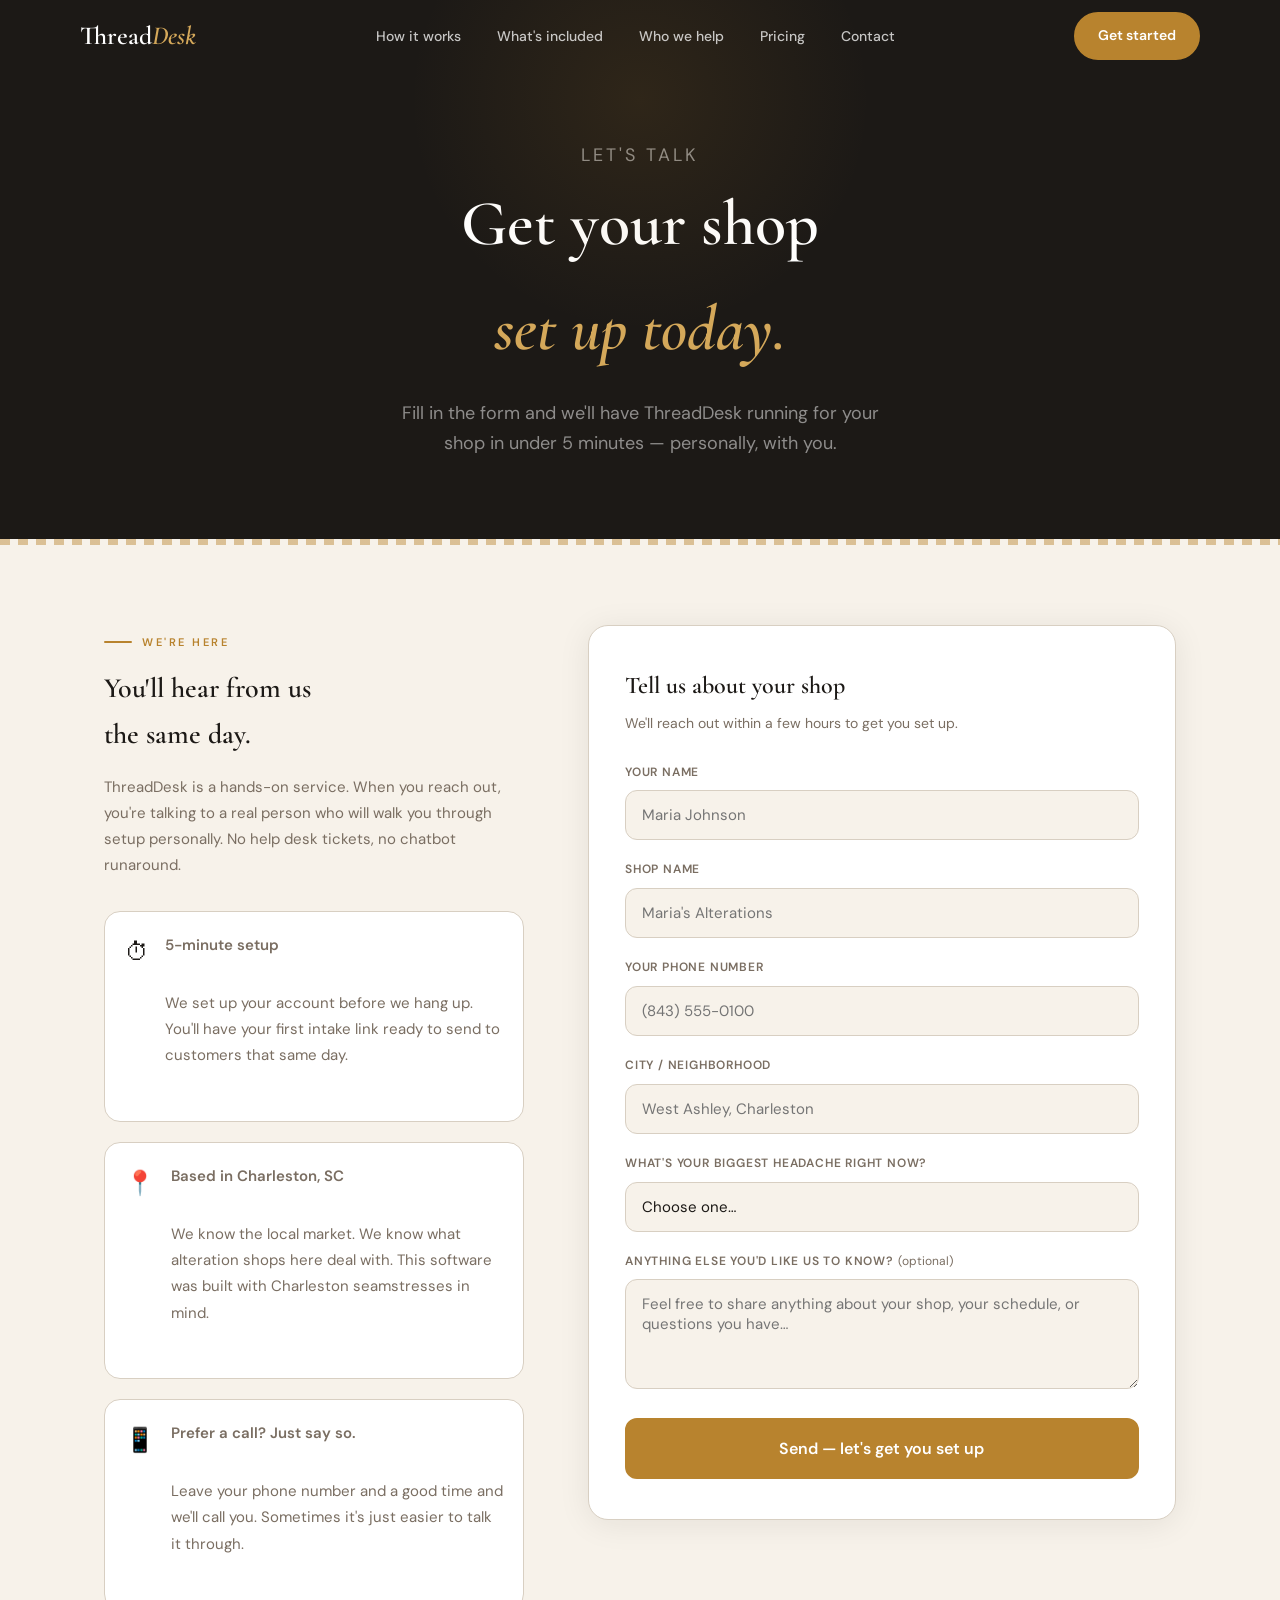
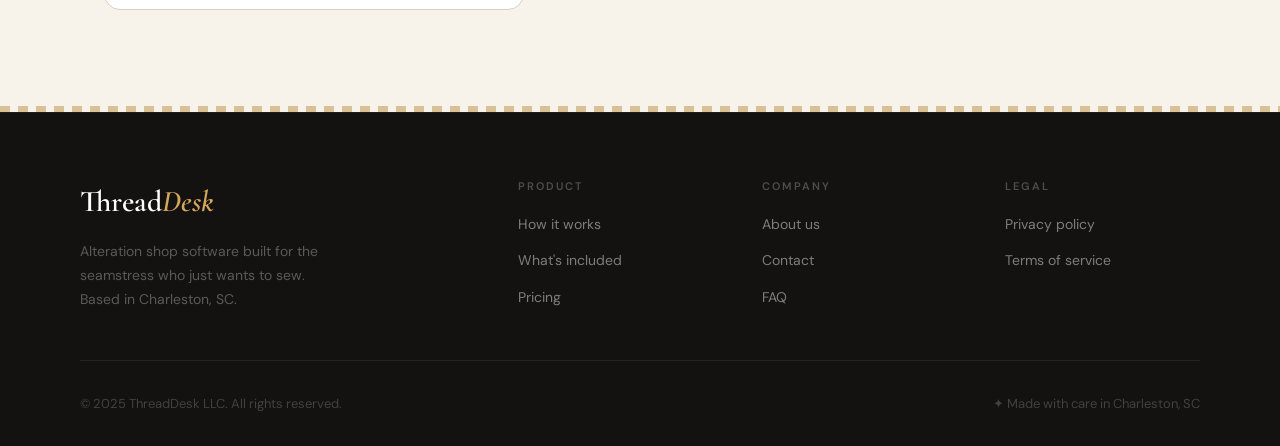
<file: contact.html>
<!DOCTYPE html>
<html lang="en">
<head>
  <meta charset="UTF-8" />
  <meta name="viewport" content="width=device-width, initial-scale=1.0" />
  <title>Contact ThreadDesk — Get Started Today</title>
  <meta name="description" content="Ready to get ThreadDesk set up for your alteration shop? Get in touch — we'll have you running in under 5 minutes." />
  <link rel="canonical" href="https://threaddesk.com/contact" />
  <link rel="stylesheet" href="css/style.css" />
  <link rel="icon" href="data:image/svg+xml,<svg xmlns='http://www.w3.org/2000/svg' viewBox='0 0 100 100'><text y='.9em' font-size='90'>🧵</text></svg>" />
  <style>
    .contact-hero {
      background: var(--ink);
      padding: 140px 24px 80px;
      text-align: center;
      position: relative;
      overflow: hidden;
    }
    .contact-hero::before {
      content: '';
      position: absolute;
      width: 500px; height: 500px;
      border-radius: 50%;
      background: radial-gradient(circle, rgba(184,131,46,0.12), transparent 65%);
      top: -150px; left: 50%;
      transform: translateX(-50%);
      pointer-events: none;
    }
    .contact-hero h1 {
      font-family: var(--font-display);
      font-size: clamp(38px, 6vw, 64px);
      color: #fff;
      font-weight: 600;
      margin-bottom: 16px;
    }
    .contact-hero h1 em { color: var(--gold-lt); font-style: italic; }
    .contact-hero p { font-size: 18px; color: rgba(255,255,255,0.5); max-width: 480px; margin: 0 auto; line-height: 1.7; }

    .contact-section { padding: 80px 0 96px; }
    .contact-grid {
      display: grid;
      grid-template-columns: 1fr 1.4fr;
      gap: 64px;
      align-items: start;
    }
    .contact-info h2 {
      font-family: var(--font-display);
      font-size: 28px;
      font-weight: 600;
      margin-bottom: 16px;
    }
    .contact-info p { font-size: 15px; color: var(--muted); line-height: 1.75; margin-bottom: 32px; }

    .info-items { display: flex; flex-direction: column; gap: 20px; }
    .info-item {
      display: flex; gap: 16px; align-items: flex-start;
      background: var(--white);
      border: 1.5px solid var(--border);
      border-radius: var(--radius);
      padding: 20px;
    }
    .ii-icon { font-size: 24px; flex-shrink: 0; }
    .ii-title { font-size: 14px; font-weight: 600; margin-bottom: 4px; }
    .ii-body { font-size: 13px; color: var(--muted); line-height: 1.55; }

    .contact-form-wrap {
      background: var(--white);
      border: 1.5px solid var(--border);
      border-radius: 20px;
      padding: 40px 36px;
      box-shadow: var(--shadow);
    }
    .form-heading {
      font-family: var(--font-display);
      font-size: 24px;
      font-weight: 600;
      margin-bottom: 6px;
    }
    .form-sub { font-size: 14px; color: var(--muted); margin-bottom: 28px; }

    .form-field { margin-bottom: 20px; }
    .form-field label { display: block; font-size: 12px; font-weight: 600; letter-spacing: 0.8px; text-transform: uppercase; color: var(--muted); margin-bottom: 8px; }
    .form-field input,
    .form-field textarea,
    .form-field select {
      width: 100%;
      padding: 14px 16px;
      font-size: 15px;
      font-family: var(--font-body);
      border: 1.5px solid var(--border);
      border-radius: 12px;
      background: var(--cream);
      color: var(--ink);
      transition: border-color 0.2s, box-shadow 0.2s;
      appearance: none;
    }
    .form-field input:focus,
    .form-field textarea:focus,
    .form-field select:focus {
      outline: none;
      border-color: var(--gold);
      box-shadow: 0 0 0 3px rgba(184,131,46,0.1);
      background: #fff;
    }
    .form-field textarea { resize: vertical; min-height: 110px; }
    .form-submit { width: 100%; padding: 18px; font-size: 16px; justify-content: center; border-radius: 12px; }

    @media (max-width: 768px) {
      .contact-grid { grid-template-columns: 1fr; gap: 36px; }
    }
  </style>
</head>
<body>

<nav class="nav scrolled" role="navigation">
  <div class="nav-inner">
    <a href="/" class="nav-logo">Thread<em>Desk</em></a>
    <ul class="nav-links">
      <li><a href="/#how-it-works">How it works</a></li>
      <li><a href="/#features">What's included</a></li>
      <li><a href="/#who-we-help">Who we help</a></li>
      <li><a href="/#pricing">Pricing</a></li>
      <li><a href="contact.html">Contact</a></li>
    </ul>
    <div class="nav-cta">
      <a href="/#pricing" class="btn btn-gold" style="padding:10px 22px;font-size:14px">Get started</a>
    </div>
    <button class="nav-hamburger" aria-label="Open menu">
      <span></span><span></span><span></span>
    </button>
  </div>
</nav>

<div class="mobile-menu">
  <button class="mobile-close" style="position:absolute;top:24px;right:24px;background:none;border:none;color:rgba(255,255,255,0.5);font-size:28px;cursor:pointer">✕</button>
  <a href="/#how-it-works">How it works</a>
  <a href="/#features">What's included</a>
  <a href="/#who-we-help">Who we help</a>
  <a href="/#pricing">Pricing</a>
  <a href="contact.html">Contact</a>
  <a href="/#get-started" class="btn btn-gold">Get started — $39/month</a>
</div>

<div class="contact-hero">
  <p class="hero-eyebrow" style="animation:none;opacity:1">Let's talk</p>
  <h1>Get your shop<br><em>set up today.</em></h1>
  <p>Fill in the form and we'll have ThreadDesk running for your shop in under 5 minutes — personally, with you.</p>
</div>

<div class="stitch-divider" aria-hidden="true"></div>

<section class="contact-section">
  <div class="container">
    <div class="contact-grid">
      <div class="contact-info">
        <span class="section-tag">We're here</span>
        <h2>You'll hear from us<br>the same day.</h2>
        <p>ThreadDesk is a hands-on service. When you reach out, you're talking to a real person who will walk you through setup personally. No help desk tickets, no chatbot runaround.</p>

        <div class="info-items">
          <div class="info-item">
            <span class="ii-icon">⏱</span>
            <div>
              <p class="ii-title">5-minute setup</p>
              <p class="ii-body">We set up your account before we hang up. You'll have your first intake link ready to send to customers that same day.</p>
            </div>
          </div>
          <div class="info-item">
            <span class="ii-icon">📍</span>
            <div>
              <p class="ii-title">Based in Charleston, SC</p>
              <p class="ii-body">We know the local market. We know what alteration shops here deal with. This software was built with Charleston seamstresses in mind.</p>
            </div>
          </div>
          <div class="info-item">
            <span class="ii-icon">📱</span>
            <div>
              <p class="ii-title">Prefer a call? Just say so.</p>
              <p class="ii-body">Leave your phone number and a good time and we'll call you. Sometimes it's just easier to talk it through.</p>
            </div>
          </div>
        </div>
      </div>

      <div class="contact-form-wrap">
        <h3 class="form-heading">Tell us about your shop</h3>
        <p class="form-sub">We'll reach out within a few hours to get you set up.</p>

        <form class="contact-form" action="https://formspree.io/f/YOUR_FORM_ID" method="POST">
          <div class="form-field">
            <label for="name">Your name</label>
            <input type="text" id="name" name="name" placeholder="Maria Johnson" required />
          </div>
          <div class="form-field">
            <label for="shop">Shop name</label>
            <input type="text" id="shop" name="shop" placeholder="Maria's Alterations" />
          </div>
          <div class="form-field">
            <label for="phone">Your phone number</label>
            <input type="tel" id="phone" name="phone" placeholder="(843) 555-0100" required />
          </div>
          <div class="form-field">
            <label for="city">City / Neighborhood</label>
            <input type="text" id="city" name="city" placeholder="West Ashley, Charleston" />
          </div>
          <div class="form-field">
            <label for="biggestpain">What's your biggest headache right now?</label>
            <select id="biggestpain" name="biggestpain">
              <option value="">Choose one…</option>
              <option>Too many phone calls for order status</option>
              <option>Keeping track of orders / paper tickets</option>
              <option>Collecting payments / cash only</option>
              <option>Google reviews don't reflect my work</option>
              <option>All of the above</option>
            </select>
          </div>
          <div class="form-field">
            <label for="message">Anything else you'd like us to know? <span style="font-weight:400;text-transform:none;letter-spacing:0">(optional)</span></label>
            <textarea id="message" name="message" placeholder="Feel free to share anything about your shop, your schedule, or questions you have…"></textarea>
          </div>
          <button type="submit" class="btn btn-gold form-submit">Send — let's get you set up</button>
        </form>
      </div>
    </div>
  </div>
</section>

<div class="stitch-divider" aria-hidden="true"></div>
<footer class="footer" role="contentinfo">
  <div class="footer-inner">
    <div class="footer-top">
      <div class="footer-brand">
        <a href="/" class="nav-logo">Thread<em>Desk</em></a>
        <p>Alteration shop software built for the seamstress who just wants to sew. Based in Charleston, SC.</p>
      </div>
      <div>
        <p class="footer-col-title">Product</p>
        <ul class="footer-links">
          <li><a href="/#how-it-works">How it works</a></li>
          <li><a href="/#features">What's included</a></li>
          <li><a href="/#pricing">Pricing</a></li>
        </ul>
      </div>
      <div>
        <p class="footer-col-title">Company</p>
        <ul class="footer-links">
          <li><a href="about.html">About us</a></li>
          <li><a href="contact.html">Contact</a></li>
          <li><a href="faq.html">FAQ</a></li>
        </ul>
      </div>
      <div>
        <p class="footer-col-title">Legal</p>
        <ul class="footer-links">
          <li><a href="privacy.html">Privacy policy</a></li>
          <li><a href="terms.html">Terms of service</a></li>
        </ul>
      </div>
    </div>
    <div class="footer-bottom">
      <p class="footer-copy">© 2025 ThreadDesk LLC. All rights reserved.</p>
      <p class="footer-loc">✦ Made with care in Charleston, SC</p>
    </div>
  </div>
</footer>

<script src="js/main.js"></script>
</body>
</html>
</file>
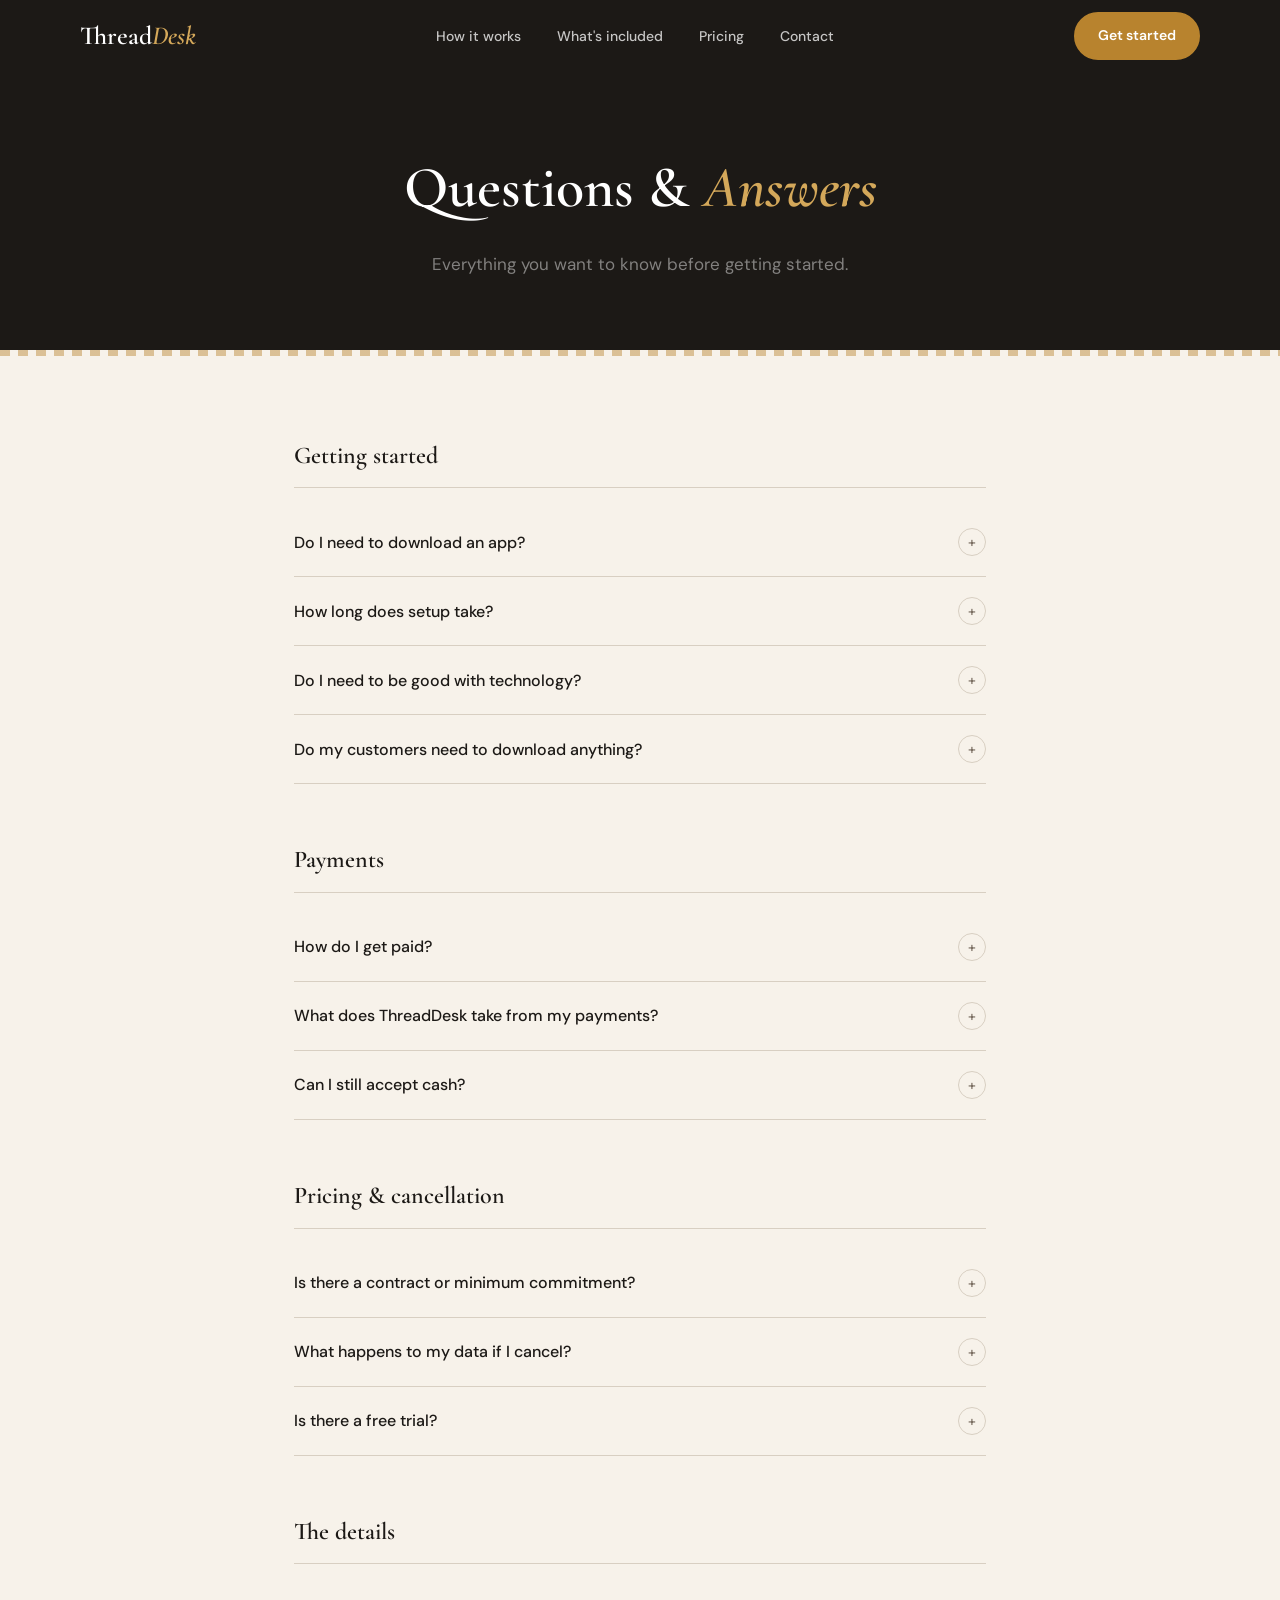
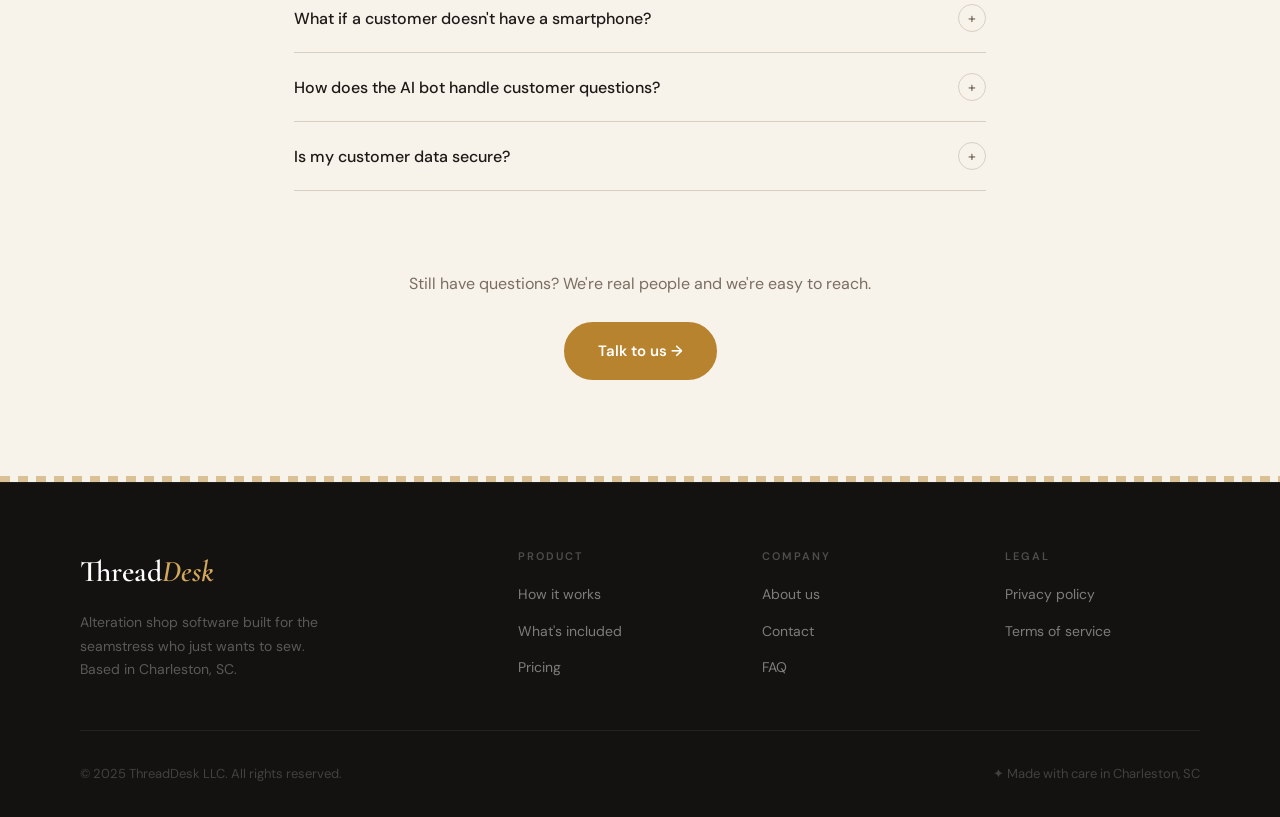
<file: faq.html>
<!DOCTYPE html>
<html lang="en">
<head>
  <meta charset="UTF-8" />
  <meta name="viewport" content="width=device-width, initial-scale=1.0" />
  <title>FAQ — ThreadDesk Alteration Shop Software</title>
  <meta name="description" content="Common questions about ThreadDesk — how it works, what's included, how to get started, and what happens to your data." />
  <link rel="canonical" href="https://threaddesk.com/faq" />
  <link rel="stylesheet" href="css/style.css" />
  <link rel="icon" href="data:image/svg+xml,<svg xmlns='http://www.w3.org/2000/svg' viewBox='0 0 100 100'><text y='.9em' font-size='90'>🧵</text></svg>" />
  <script type="application/ld+json">
  {
    "@context": "https://schema.org",
    "@type": "FAQPage",
    "mainEntity": [
      {"@type": "Question", "name": "Do I need to download an app?", "acceptedAnswer": {"@type": "Answer", "text": "No. ThreadDesk is completely web-based. You bookmark a link on your phone's home screen — it looks and feels like an app but requires nothing from the app store."}},
      {"@type": "Question", "name": "How long does setup take?", "acceptedAnswer": {"@type": "Answer", "text": "About 5 minutes. We walk you through it personally — you confirm your name, adjust your prices, and set your hours. That's it."}},
      {"@type": "Question", "name": "Do my customers need to download anything?", "acceptedAnswer": {"@type": "Answer", "text": "No. They get a text with a link. They tap it, fill in their order on any phone browser, and they're done. No account, no app, no friction."}}
    ]
  }
  </script>
  <style>
    .page-hero {
      background: var(--ink);
      padding: 140px 24px 72px;
      text-align: center;
    }
    .page-hero h1 {
      font-family: var(--font-display);
      font-size: clamp(36px, 5vw, 58px);
      color: #fff; font-weight: 600; margin-bottom: 14px;
    }
    .page-hero h1 em { font-style: italic; color: var(--gold-lt); }
    .page-hero p { font-size: 17px; color: rgba(255,255,255,0.45); max-width: 440px; margin: 0 auto; }

    .faq-section { padding: 80px 0 96px; }
    .faq-category { margin-bottom: 56px; }
    .faq-cat-title {
      font-family: var(--font-display);
      font-size: 24px; font-weight: 600;
      color: var(--ink);
      margin-bottom: 20px;
      padding-bottom: 12px;
      border-bottom: 1.5px solid var(--border);
    }

    .faq-item {
      border-bottom: 1px solid var(--border);
      overflow: hidden;
    }
    .faq-q {
      width: 100%;
      background: none;
      border: none;
      text-align: left;
      padding: 20px 0;
      font-size: 16px;
      font-weight: 500;
      font-family: var(--font-body);
      color: var(--ink);
      cursor: pointer;
      display: flex;
      justify-content: space-between;
      align-items: center;
      gap: 16px;
      transition: color 0.2s;
    }
    .faq-q:hover { color: var(--gold); }
    .faq-arrow {
      flex-shrink: 0;
      width: 28px; height: 28px;
      border-radius: 50%;
      border: 1.5px solid var(--border);
      display: flex; align-items: center; justify-content: center;
      font-size: 14px;
      transition: all 0.25s;
      color: var(--muted);
    }
    .faq-item.open .faq-arrow {
      background: var(--gold);
      border-color: var(--gold);
      color: #fff;
      transform: rotate(45deg);
    }
    .faq-a {
      max-height: 0;
      overflow: hidden;
      transition: max-height 0.35s ease, padding 0.25s;
    }
    .faq-item.open .faq-a { max-height: 300px; }
    .faq-a-inner {
      padding: 0 0 20px;
      font-size: 15px;
      color: var(--muted);
      line-height: 1.75;
    }
  </style>
</head>
<body>

<nav class="nav scrolled" role="navigation">
  <div class="nav-inner">
    <a href="/" class="nav-logo">Thread<em>Desk</em></a>
    <ul class="nav-links">
      <li><a href="/#how-it-works">How it works</a></li>
      <li><a href="/#features">What's included</a></li>
      <li><a href="/#pricing">Pricing</a></li>
      <li><a href="contact.html">Contact</a></li>
    </ul>
    <div class="nav-cta">
      <a href="contact.html" class="btn btn-gold" style="padding:10px 22px;font-size:14px">Get started</a>
    </div>
    <button class="nav-hamburger" aria-label="Open menu"><span></span><span></span><span></span></button>
  </div>
</nav>

<div class="mobile-menu">
  <button class="mobile-close" style="position:absolute;top:24px;right:24px;background:none;border:none;color:rgba(255,255,255,0.5);font-size:28px;cursor:pointer">✕</button>
  <a href="/#how-it-works">How it works</a>
  <a href="/#features">What's included</a>
  <a href="/#pricing">Pricing</a>
  <a href="contact.html">Contact</a>
  <a href="contact.html" class="btn btn-gold">Get started — $39/month</a>
</div>

<div class="page-hero">
  <h1>Questions &amp; <em>Answers</em></h1>
  <p>Everything you want to know before getting started.</p>
</div>
<div class="stitch-divider" aria-hidden="true"></div>

<section class="faq-section">
  <div class="container" style="max-width:740px">

    <div class="faq-category reveal">
      <h2 class="faq-cat-title">Getting started</h2>
      <div class="faq-item">
        <button class="faq-q">Do I need to download an app? <span class="faq-arrow">+</span></button>
        <div class="faq-a"><div class="faq-a-inner">No. ThreadDesk is completely web-based. You bookmark a link on your phone's home screen — it looks and feels like an app but requires nothing from the app store. Your customers don't need to download anything either.</div></div>
      </div>
      <div class="faq-item">
        <button class="faq-q">How long does setup take? <span class="faq-arrow">+</span></button>
        <div class="faq-a"><div class="faq-a-inner">About 5 minutes. We walk you through it personally — you confirm your shop name, adjust your pricing list, set your hours, and do a quick test run. By the end, you have your intake link ready to send to your first customer.</div></div>
      </div>
      <div class="faq-item">
        <button class="faq-q">Do I need to be good with technology? <span class="faq-arrow">+</span></button>
        <div class="faq-a"><div class="faq-a-inner">Not at all. If you can send a text message, you can run ThreadDesk. We built it specifically for people who didn't open a sewing shop to become tech experts. There's no manual, no training video, and no complicated settings.</div></div>
      </div>
      <div class="faq-item">
        <button class="faq-q">Do my customers need to download anything? <span class="faq-arrow">+</span></button>
        <div class="faq-a"><div class="faq-a-inner">No. They get a text with a link. They tap it, fill in their order on any phone browser — iPhone or Android — and they're done. No account, no app, no friction. It works on any smartphone made in the last 8 years.</div></div>
      </div>
    </div>

    <div class="faq-category reveal d1">
      <h2 class="faq-cat-title">Payments</h2>
      <div class="faq-item">
        <button class="faq-q">How do I get paid? <span class="faq-arrow">+</span></button>
        <div class="faq-a"><div class="faq-a-inner">When you tap "Done" on an order, your customer gets a payment link via text. They pay online before pickup. The money goes directly to your bank account via Stripe — usually within 1–2 business days. You never have to chase anyone down.</div></div>
      </div>
      <div class="faq-item">
        <button class="faq-q">What does ThreadDesk take from my payments? <span class="faq-arrow">+</span></button>
        <div class="faq-a"><div class="faq-a-inner">ThreadDesk takes nothing. You pay $39/month flat and keep 100% of your revenue. Stripe charges their standard processing fee (around 2.9% + $0.30 per transaction) — that's Stripe's fee, not ours.</div></div>
      </div>
      <div class="faq-item">
        <button class="faq-q">Can I still accept cash? <span class="faq-arrow">+</span></button>
        <div class="faq-a"><div class="faq-a-inner">Yes. ThreadDesk doesn't force anything. You can mark any order as "paid in cash" and it'll be recorded in your history. Over time, most shops find customers actually prefer paying online — it's more convenient for everyone.</div></div>
      </div>
    </div>

    <div class="faq-category reveal d2">
      <h2 class="faq-cat-title">Pricing &amp; cancellation</h2>
      <div class="faq-item">
        <button class="faq-q">Is there a contract or minimum commitment? <span class="faq-arrow">+</span></button>
        <div class="faq-a"><div class="faq-a-inner">No contract, no minimum. ThreadDesk is month-to-month. Cancel anytime from your account settings or just text us and we'll handle it. No cancellation fees, no questions asked.</div></div>
      </div>
      <div class="faq-item">
        <button class="faq-q">What happens to my data if I cancel? <span class="faq-arrow">+</span></button>
        <div class="faq-a"><div class="faq-a-inner">We'll export your full order history and customer records in a clean spreadsheet and send it to you before your account closes. Your data is yours — we don't hold it hostage.</div></div>
      </div>
      <div class="faq-item">
        <button class="faq-q">Is there a free trial? <span class="faq-arrow">+</span></button>
        <div class="faq-a"><div class="faq-a-inner">We offer a 30-day money-back guarantee. If ThreadDesk doesn't make your life measurably easier in the first month, we'll refund your first payment. No arguing about it.</div></div>
      </div>
    </div>

    <div class="faq-category reveal d3">
      <h2 class="faq-cat-title">The details</h2>
      <div class="faq-item">
        <button class="faq-q">What if a customer doesn't have a smartphone? <span class="faq-arrow">+</span></button>
        <div class="faq-a"><div class="faq-a-inner">You can enter their order manually in your dashboard — it takes about 30 seconds. ThreadDesk works as your record-keeping system whether the intake came from a customer's phone or your own hands.</div></div>
      </div>
      <div class="faq-item">
        <button class="faq-q">How does the AI bot handle customer questions? <span class="faq-arrow">+</span></button>
        <div class="faq-a"><div class="faq-a-inner">It's trained on your specific shop — your services, your prices, your hours, your turnaround times. It answers the questions you already answer a hundred times a day. If it can't help, it flags the message for you to answer personally.</div></div>
      </div>
      <div class="faq-item">
        <button class="faq-q">Is my customer data secure? <span class="faq-arrow">+</span></button>
        <div class="faq-a"><div class="faq-a-inner">Yes. All data is encrypted in transit and at rest. We never sell customer data to anyone, ever. Payment processing is handled entirely by Stripe — we never store card numbers.</div></div>
      </div>
    </div>

    <div class="reveal" style="text-align:center;padding-top:24px">
      <p style="font-size:16px;color:var(--muted);margin-bottom:24px">Still have questions? We're real people and we're easy to reach.</p>
      <a href="contact.html" class="btn btn-gold">Talk to us →</a>
    </div>

  </div>
</section>

<div class="stitch-divider" aria-hidden="true"></div>
<footer class="footer" role="contentinfo">
  <div class="footer-inner">
    <div class="footer-top">
      <div class="footer-brand">
        <a href="/" class="nav-logo">Thread<em>Desk</em></a>
        <p>Alteration shop software built for the seamstress who just wants to sew. Based in Charleston, SC.</p>
      </div>
      <div>
        <p class="footer-col-title">Product</p>
        <ul class="footer-links">
          <li><a href="/#how-it-works">How it works</a></li>
          <li><a href="/#features">What's included</a></li>
          <li><a href="/#pricing">Pricing</a></li>
        </ul>
      </div>
      <div>
        <p class="footer-col-title">Company</p>
        <ul class="footer-links">
          <li><a href="about.html">About us</a></li>
          <li><a href="contact.html">Contact</a></li>
          <li><a href="faq.html">FAQ</a></li>
        </ul>
      </div>
      <div>
        <p class="footer-col-title">Legal</p>
        <ul class="footer-links">
          <li><a href="privacy.html">Privacy policy</a></li>
          <li><a href="terms.html">Terms of service</a></li>
        </ul>
      </div>
    </div>
    <div class="footer-bottom">
      <p class="footer-copy">© 2025 ThreadDesk LLC. All rights reserved.</p>
      <p class="footer-loc">✦ Made with care in Charleston, SC</p>
    </div>
  </div>
</footer>

<script src="js/main.js"></script>
<script>
  document.querySelectorAll('.faq-q').forEach(btn => {
    btn.addEventListener('click', () => {
      const item = btn.closest('.faq-item');
      const isOpen = item.classList.contains('open');
      document.querySelectorAll('.faq-item.open').forEach(i => i.classList.remove('open'));
      if (!isOpen) item.classList.add('open');
    });
  });
</script>
</body>
</html>
</file>
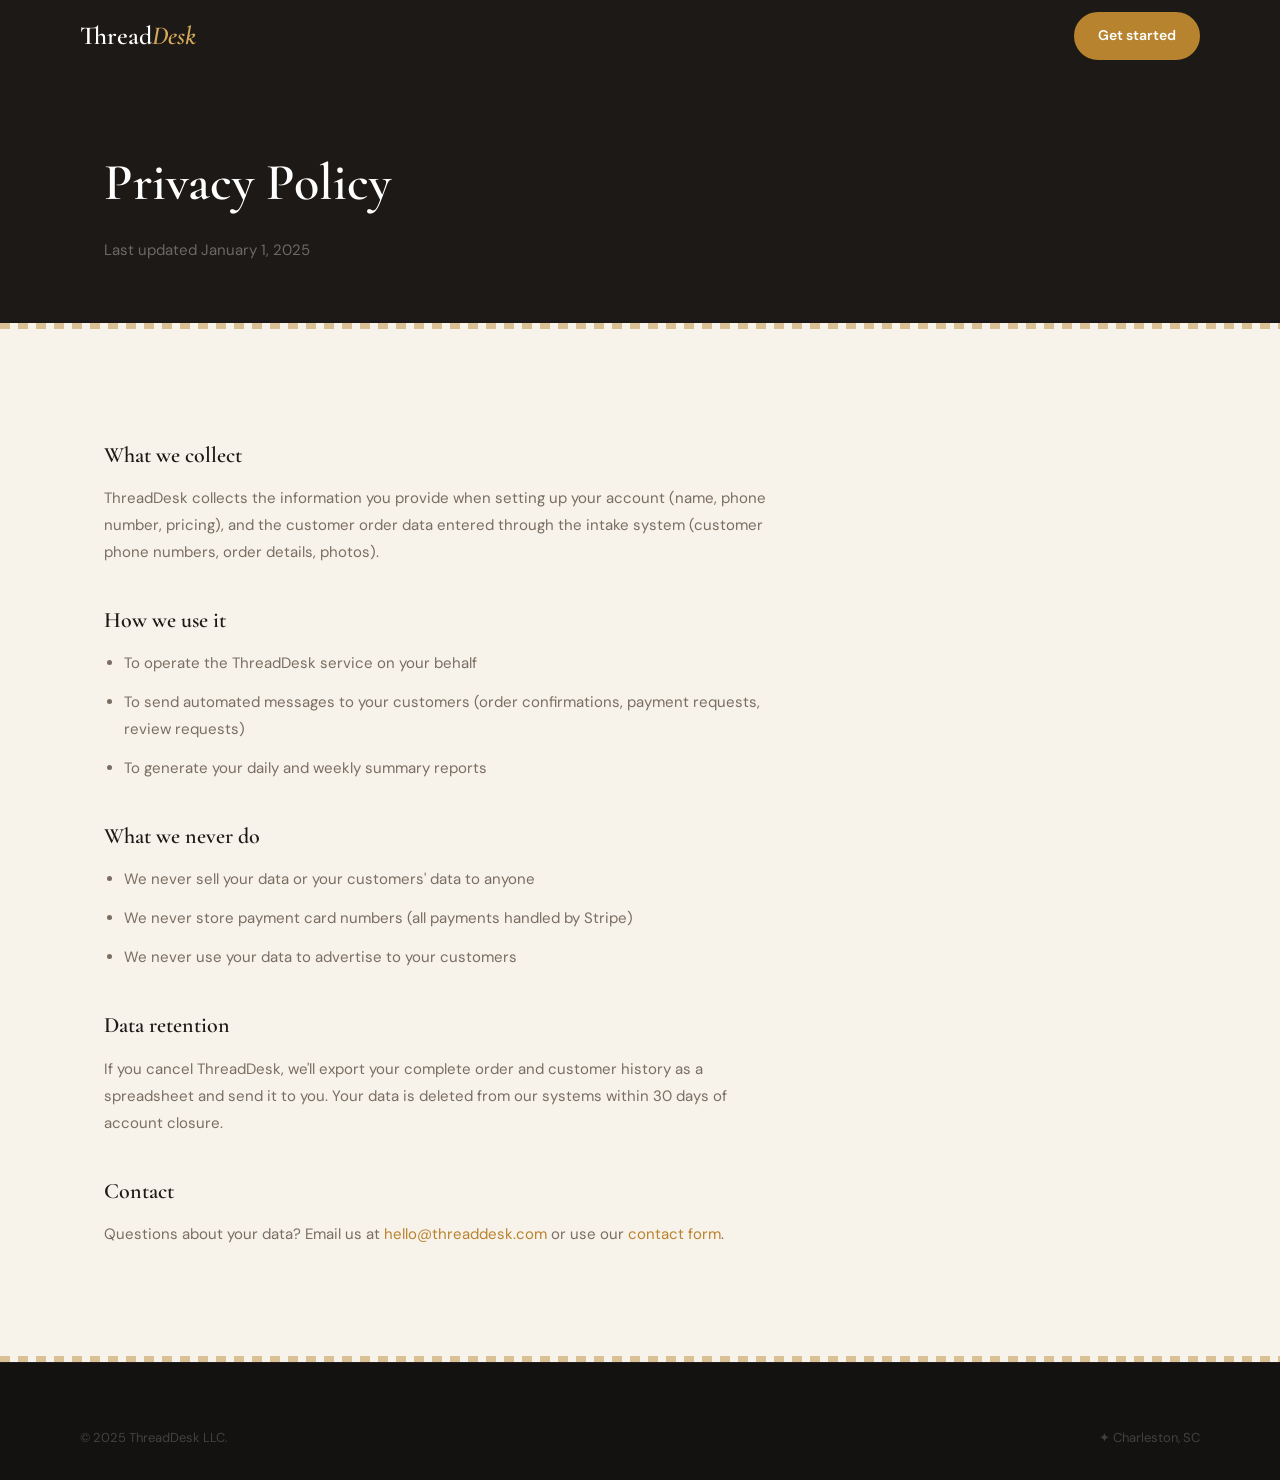
<file: privacy.html>
<!DOCTYPE html>
<html lang="en">
<head>
  <meta charset="UTF-8" />
  <meta name="viewport" content="width=device-width, initial-scale=1.0" />
  <title>Privacy Policy — ThreadDesk</title>
  <meta name="description" content="ThreadDesk privacy policy — how we handle your data." />
  <link rel="stylesheet" href="css/style.css" />
  <link rel="icon" href="data:image/svg+xml,<svg xmlns='http://www.w3.org/2000/svg' viewBox='0 0 100 100'><text y='.9em' font-size='90'>🧵</text></svg>" />
  <style>
    .legal-hero { background: var(--ink); padding: 140px 24px 60px; }
    .legal-hero h1 { font-family: var(--font-display); font-size: clamp(32px,5vw,52px); color: #fff; font-weight: 600; margin-bottom: 12px; }
    .legal-hero p { font-size: 15px; color: rgba(255,255,255,0.35); }
    .legal-section { padding: 72px 0 96px; }
    .legal-body { max-width: 680px; }
    .legal-body h2 { font-family: var(--font-display); font-size: 22px; font-weight: 600; margin: 36px 0 12px; color: var(--ink); }
    .legal-body p, .legal-body li { font-size: 15px; color: var(--muted); line-height: 1.8; margin-bottom: 12px; }
    .legal-body ul { padding-left: 20px; list-style: disc; }
  </style>
</head>
<body>
<nav class="nav scrolled"><div class="nav-inner"><a href="/" class="nav-logo">Thread<em>Desk</em></a><div class="nav-cta"><a href="contact.html" class="btn btn-gold" style="padding:10px 22px;font-size:14px">Get started</a></div></div></nav>
<div class="legal-hero"><div class="container"><h1>Privacy Policy</h1><p>Last updated January 1, 2025</p></div></div>
<div class="stitch-divider"></div>
<section class="legal-section"><div class="container"><div class="legal-body">
  <h2>What we collect</h2>
  <p>ThreadDesk collects the information you provide when setting up your account (name, phone number, pricing), and the customer order data entered through the intake system (customer phone numbers, order details, photos).</p>
  <h2>How we use it</h2>
  <ul>
    <li>To operate the ThreadDesk service on your behalf</li>
    <li>To send automated messages to your customers (order confirmations, payment requests, review requests)</li>
    <li>To generate your daily and weekly summary reports</li>
  </ul>
  <h2>What we never do</h2>
  <ul>
    <li>We never sell your data or your customers' data to anyone</li>
    <li>We never store payment card numbers (all payments handled by Stripe)</li>
    <li>We never use your data to advertise to your customers</li>
  </ul>
  <h2>Data retention</h2>
  <p>If you cancel ThreadDesk, we'll export your complete order and customer history as a spreadsheet and send it to you. Your data is deleted from our systems within 30 days of account closure.</p>
  <h2>Contact</h2>
  <p>Questions about your data? Email us at <a href="mailto:hello@threaddesk.com" style="color:var(--gold)">hello@threaddesk.com</a> or use our <a href="contact.html" style="color:var(--gold)">contact form</a>.</p>
</div></div></section>
<div class="stitch-divider"></div>
<footer class="footer"><div class="footer-inner"><div class="footer-bottom"><p class="footer-copy">© 2025 ThreadDesk LLC.</p><p class="footer-loc">✦ Charleston, SC</p></div></div></footer>
<script src="js/main.js"></script>
</body>
</html>
</file>
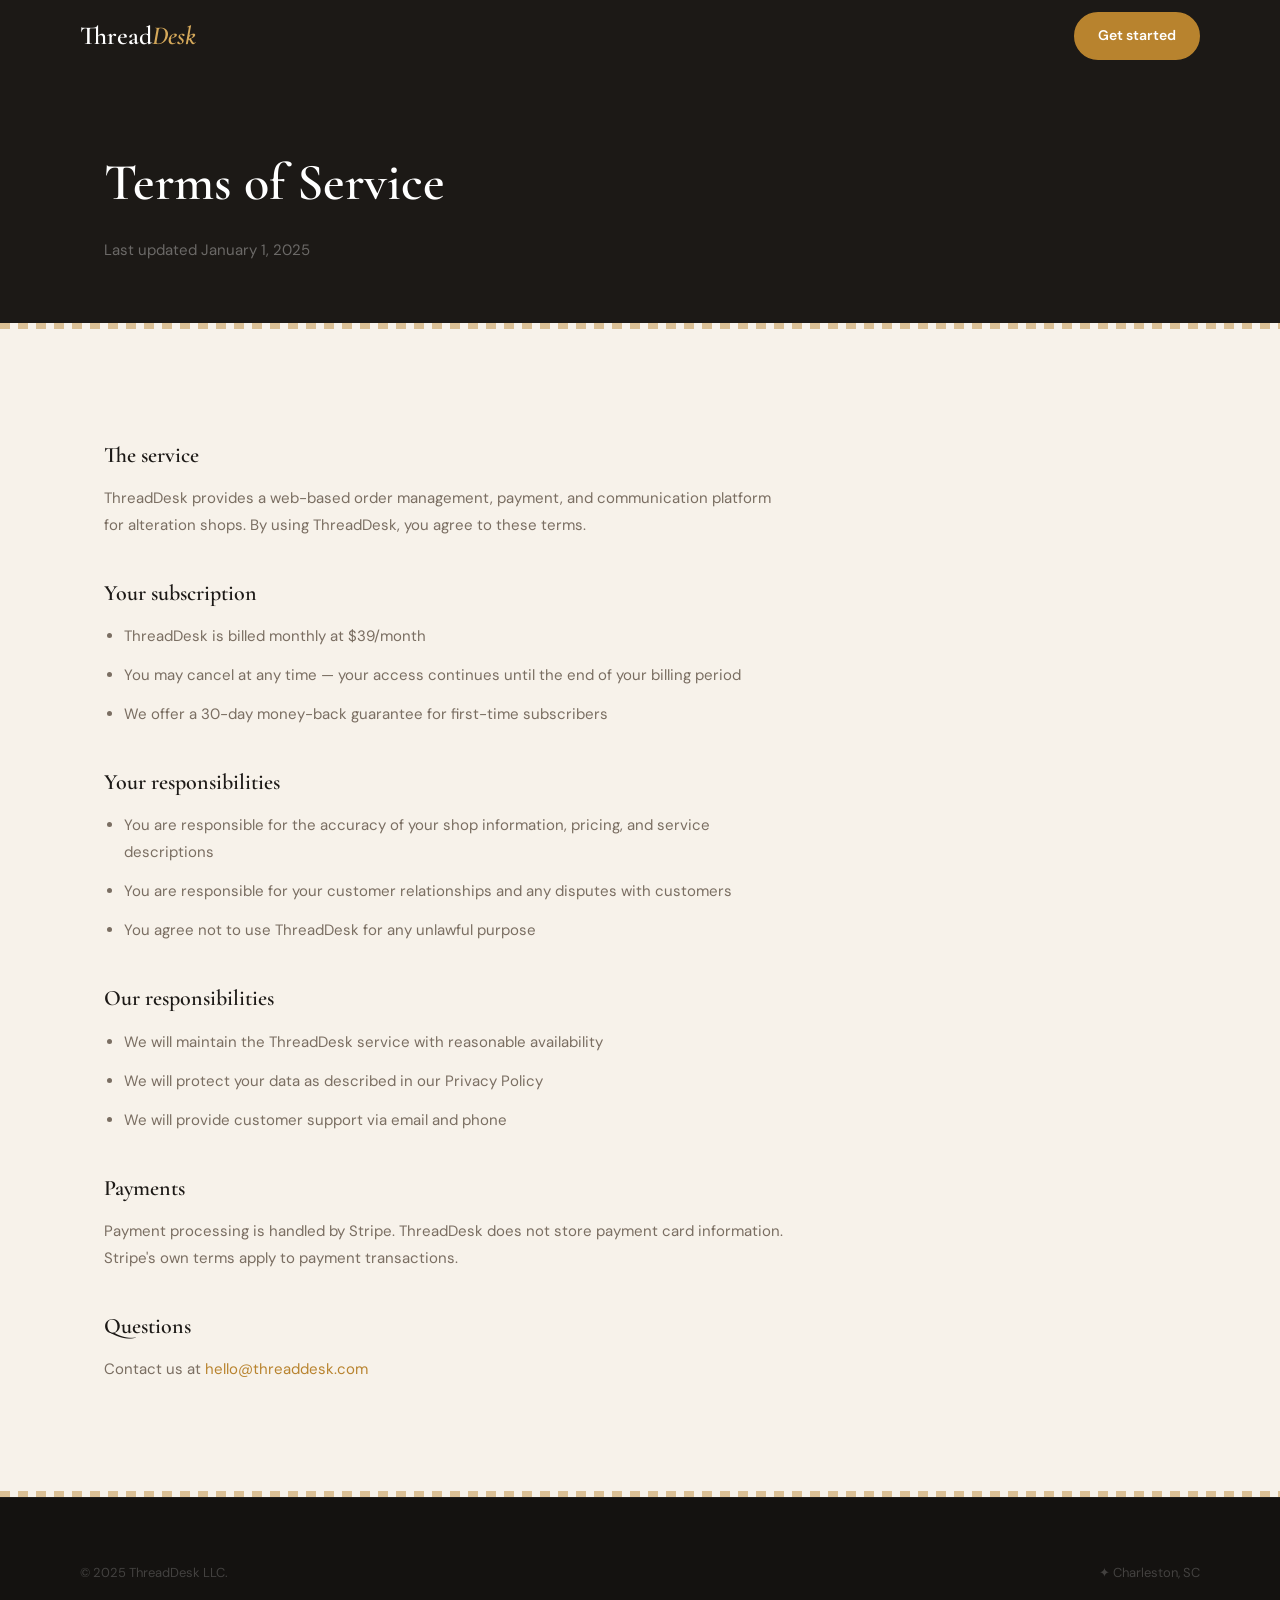
<file: terms.html>
<!DOCTYPE html>
<html lang="en">
<head>
  <meta charset="UTF-8" />
  <meta name="viewport" content="width=device-width, initial-scale=1.0" />
  <title>Terms of Service — ThreadDesk</title>
  <meta name="description" content="ThreadDesk terms of service." />
  <link rel="stylesheet" href="css/style.css" />
  <link rel="icon" href="data:image/svg+xml,<svg xmlns='http://www.w3.org/2000/svg' viewBox='0 0 100 100'><text y='.9em' font-size='90'>🧵</text></svg>" />
  <style>
    .legal-hero { background: var(--ink); padding: 140px 24px 60px; }
    .legal-hero h1 { font-family: var(--font-display); font-size: clamp(32px,5vw,52px); color: #fff; font-weight: 600; margin-bottom: 12px; }
    .legal-hero p { font-size: 15px; color: rgba(255,255,255,0.35); }
    .legal-section { padding: 72px 0 96px; }
    .legal-body { max-width: 680px; }
    .legal-body h2 { font-family: var(--font-display); font-size: 22px; font-weight: 600; margin: 36px 0 12px; color: var(--ink); }
    .legal-body p, .legal-body li { font-size: 15px; color: var(--muted); line-height: 1.8; margin-bottom: 12px; }
    .legal-body ul { padding-left: 20px; list-style: disc; }
  </style>
</head>
<body>
<nav class="nav scrolled"><div class="nav-inner"><a href="/" class="nav-logo">Thread<em>Desk</em></a><div class="nav-cta"><a href="contact.html" class="btn btn-gold" style="padding:10px 22px;font-size:14px">Get started</a></div></div></nav>
<div class="legal-hero"><div class="container"><h1>Terms of Service</h1><p>Last updated January 1, 2025</p></div></div>
<div class="stitch-divider"></div>
<section class="legal-section"><div class="container"><div class="legal-body">
  <h2>The service</h2>
  <p>ThreadDesk provides a web-based order management, payment, and communication platform for alteration shops. By using ThreadDesk, you agree to these terms.</p>
  <h2>Your subscription</h2>
  <ul>
    <li>ThreadDesk is billed monthly at $39/month</li>
    <li>You may cancel at any time — your access continues until the end of your billing period</li>
    <li>We offer a 30-day money-back guarantee for first-time subscribers</li>
  </ul>
  <h2>Your responsibilities</h2>
  <ul>
    <li>You are responsible for the accuracy of your shop information, pricing, and service descriptions</li>
    <li>You are responsible for your customer relationships and any disputes with customers</li>
    <li>You agree not to use ThreadDesk for any unlawful purpose</li>
  </ul>
  <h2>Our responsibilities</h2>
  <ul>
    <li>We will maintain the ThreadDesk service with reasonable availability</li>
    <li>We will protect your data as described in our Privacy Policy</li>
    <li>We will provide customer support via email and phone</li>
  </ul>
  <h2>Payments</h2>
  <p>Payment processing is handled by Stripe. ThreadDesk does not store payment card information. Stripe's own terms apply to payment transactions.</p>
  <h2>Questions</h2>
  <p>Contact us at <a href="mailto:hello@threaddesk.com" style="color:var(--gold)">hello@threaddesk.com</a></p>
</div></div></section>
<div class="stitch-divider"></div>
<footer class="footer"><div class="footer-inner"><div class="footer-bottom"><p class="footer-copy">© 2025 ThreadDesk LLC.</p><p class="footer-loc">✦ Charleston, SC</p></div></div></footer>
<script src="js/main.js"></script>
</body>
</html>
</file>
<file: css/style.css>
/* ═══════════════════════════════════════
   THREADDESK · GLOBAL STYLES
   Charleston-elevated aesthetic
   Fonts: Cormorant Garamond + DM Sans
═══════════════════════════════════════ */

@import url('https://fonts.googleapis.com/css2?family=Cormorant+Garamond:ital,wght@0,300;0,400;0,600;0,700;1,300;1,400;1,600&family=DM+Sans:opsz,wght@9..40,300;9..40,400;9..40,500;9..40,600&display=swap');

:root {
  --ink:       #1c1916;
  --cream:     #f7f2ea;
  --warm:      #ede5d8;
  --parchment: #e8dece;
  --gold:      #b8832e;
  --gold-lt:   #d4a85a;
  --gold-pale: #faf3e4;
  --sage:      #4d7a52;
  --sage-lt:   #eaf2eb;
  --rust:      #a8402e;
  --muted:     #7a6e62;
  --border:    #d8cfc2;
  --white:     #ffffff;

  --font-display: 'Cormorant Garamond', Georgia, serif;
  --font-body:    'DM Sans', sans-serif;

  --max-w: 1120px;
  --radius: 16px;
  --shadow: 0 4px 32px rgba(28,25,22,0.08);
  --shadow-lg: 0 12px 56px rgba(28,25,22,0.14);
}

*, *::before, *::after { box-sizing: border-box; margin: 0; padding: 0; }

html { scroll-behavior: smooth; font-size: 16px; }

body {
  font-family: var(--font-body);
  background: var(--cream);
  color: var(--ink);
  line-height: 1.65;
  overflow-x: hidden;
  -webkit-font-smoothing: antialiased;
}

img { display: block; width: 100%; height: auto; }
a { color: inherit; text-decoration: none; }
ul { list-style: none; }

/* ─── UTILITIES ─── */
.container { max-width: var(--max-w); margin: 0 auto; padding: 0 24px; }
.text-gold  { color: var(--gold); }
.text-sage  { color: var(--sage); }
.text-muted { color: var(--muted); }

.section-tag {
  display: inline-flex;
  align-items: center;
  gap: 10px;
  font-size: 11px;
  font-weight: 600;
  letter-spacing: 2.5px;
  text-transform: uppercase;
  color: var(--gold);
  margin-bottom: 14px;
}
.section-tag::before {
  content: '';
  display: block;
  width: 28px; height: 1.5px;
  background: var(--gold);
  border-radius: 2px;
}

.section-heading {
  font-family: var(--font-display);
  font-size: clamp(32px, 5vw, 52px);
  font-weight: 600;
  line-height: 1.1;
  color: var(--ink);
  margin-bottom: 18px;
}
.section-heading em { font-style: italic; color: var(--gold); }

.section-intro {
  font-size: 17px;
  color: var(--muted);
  line-height: 1.75;
  max-width: 580px;
  margin-bottom: 52px;
}

/* ─── SCROLL REVEAL ─── */
.reveal {
  opacity: 0;
  transform: translateY(28px);
  transition: opacity 0.65s ease, transform 0.65s ease;
}
.reveal.visible { opacity: 1; transform: translateY(0); }
.reveal.d1 { transition-delay: 0.1s; }
.reveal.d2 { transition-delay: 0.2s; }
.reveal.d3 { transition-delay: 0.3s; }
.reveal.d4 { transition-delay: 0.4s; }
.reveal.d5 { transition-delay: 0.5s; }

/* ─── BUTTONS ─── */
.btn {
  display: inline-flex;
  align-items: center;
  gap: 8px;
  padding: 15px 32px;
  border-radius: 50px;
  font-size: 15px;
  font-weight: 600;
  font-family: var(--font-body);
  cursor: pointer;
  transition: all 0.22s ease;
  border: 2px solid transparent;
  white-space: nowrap;
}
.btn-primary {
  background: var(--ink);
  color: var(--white);
  border-color: var(--ink);
}
.btn-primary:hover { background: #2e2820; transform: translateY(-2px); box-shadow: var(--shadow); }

.btn-gold {
  background: var(--gold);
  color: var(--white);
  border-color: var(--gold);
}
.btn-gold:hover { background: #a57228; transform: translateY(-2px); box-shadow: 0 6px 24px rgba(184,131,46,0.3); }

.btn-outline {
  background: transparent;
  color: var(--ink);
  border-color: var(--border);
}
.btn-outline:hover { border-color: var(--ink); background: var(--ink); color: #fff; }

.btn-outline-white {
  background: transparent;
  color: rgba(255,255,255,0.85);
  border-color: rgba(255,255,255,0.25);
}
.btn-outline-white:hover { background: rgba(255,255,255,0.1); border-color: rgba(255,255,255,0.5); color: #fff; }

/* ─── NAV ─── */
.nav {
  position: fixed;
  top: 0; left: 0; right: 0;
  z-index: 100;
  padding: 0 24px;
  transition: background 0.3s, box-shadow 0.3s;
}
.nav.scrolled {
  background: rgba(247,242,234,0.95);
  backdrop-filter: blur(12px);
  box-shadow: 0 1px 0 var(--border);
}
.nav-inner {
  max-width: var(--max-w);
  margin: 0 auto;
  height: 72px;
  display: flex;
  align-items: center;
  justify-content: space-between;
}
.nav-logo {
  font-family: var(--font-display);
  font-size: 26px;
  font-weight: 600;
  color: var(--white);
  transition: color 0.3s;
}
.nav-logo em { font-style: italic; color: var(--gold-lt); }
.nav.scrolled .nav-logo { color: var(--ink); }
.nav.scrolled .nav-logo em { color: var(--gold); }

.nav-links {
  display: flex;
  align-items: center;
  gap: 36px;
}
.nav-links a {
  font-size: 14px;
  font-weight: 500;
  color: rgba(255,255,255,0.75);
  transition: color 0.2s;
}
.nav-links a:hover { color: #fff; }
.nav.scrolled .nav-links a { color: var(--muted); }
.nav.scrolled .nav-links a:hover { color: var(--ink); }

.nav-cta { display: flex; align-items: center; gap: 12px; }

.nav-hamburger {
  display: none;
  background: none;
  border: none;
  cursor: pointer;
  padding: 4px;
  flex-direction: column;
  gap: 5px;
}
.nav-hamburger span {
  display: block;
  width: 24px; height: 2px;
  background: #fff;
  border-radius: 2px;
  transition: background 0.3s;
}
.nav.scrolled .nav-hamburger span { background: var(--ink); }

/* ─── HERO ─── */
.hero {
  min-height: 100vh;
  position: relative;
  display: flex;
  align-items: center;
  overflow: hidden;
}
.hero-bg {
  position: absolute;
  inset: 0;
  background: var(--ink);
}
.hero-bg img {
  width: 100%; height: 100%;
  object-fit: cover;
  opacity: 0.35;
}
.hero-bg::after {
  content: '';
  position: absolute;
  inset: 0;
  background: linear-gradient(
    135deg,
    rgba(28,25,22,0.85) 0%,
    rgba(28,25,22,0.5) 60%,
    rgba(28,25,22,0.3) 100%
  );
}
.hero-content {
  position: relative;
  z-index: 2;
  padding: 120px 24px 80px;
  max-width: var(--max-w);
  margin: 0 auto;
  width: 100%;
}
.hero-eyebrow {
  font-size: 11px;
  letter-spacing: 3px;
  text-transform: uppercase;
  color: var(--gold-lt);
  margin-bottom: 20px;
  animation: fadeUp 0.7s ease forwards;
}
.hero-headline {
  font-family: var(--font-display);
  font-size: clamp(44px, 7vw, 82px);
  font-weight: 600;
  color: var(--white);
  line-height: 1.0;
  margin-bottom: 24px;
  max-width: 700px;
  animation: fadeUp 0.7s 0.15s ease both;
}
.hero-headline em { font-style: italic; color: var(--gold-lt); }

.hero-subhead {
  font-size: clamp(17px, 2.5vw, 21px);
  color: rgba(255,255,255,0.6);
  line-height: 1.7;
  max-width: 520px;
  margin-bottom: 40px;
  animation: fadeUp 0.7s 0.3s ease both;
}
.hero-actions {
  display: flex;
  gap: 14px;
  flex-wrap: wrap;
  animation: fadeUp 0.7s 0.45s ease both;
}
.hero-scroll {
  position: absolute;
  bottom: 36px; left: 50%;
  transform: translateX(-50%);
  z-index: 2;
  display: flex;
  flex-direction: column;
  align-items: center;
  gap: 8px;
  color: rgba(255,255,255,0.3);
  font-size: 11px;
  letter-spacing: 2px;
  text-transform: uppercase;
  animation: fadeUp 0.7s 0.7s ease both;
}
.scroll-line {
  width: 1px; height: 40px;
  background: linear-gradient(to bottom, rgba(255,255,255,0.4), transparent);
  animation: scrollPulse 2s infinite;
}
@keyframes scrollPulse {
  0%, 100% { opacity: 0.4; transform: scaleY(1); }
  50% { opacity: 1; transform: scaleY(1.2); }
}

@keyframes fadeUp {
  from { opacity: 0; transform: translateY(20px); }
  to   { opacity: 1; transform: translateY(0); }
}

/* ─── TRUST STRIP ─── */
.trust-strip {
  background: var(--ink);
  padding: 20px 24px;
  border-bottom: 1px solid rgba(255,255,255,0.07);
}
.trust-strip-inner {
  max-width: var(--max-w);
  margin: 0 auto;
  display: flex;
  align-items: center;
  justify-content: center;
  gap: 40px;
  flex-wrap: wrap;
}
.trust-item {
  display: flex;
  align-items: center;
  gap: 9px;
  font-size: 13px;
  color: rgba(255,255,255,0.45);
  font-weight: 500;
}
.trust-dot { color: var(--gold); font-size: 16px; }

/* ─── PAIN SECTION ─── */
.pain-section { padding: 96px 0; background: var(--cream); }

.pain-grid {
  display: grid;
  grid-template-columns: repeat(auto-fit, minmax(240px, 1fr));
  gap: 16px;
  margin-top: 0;
}

.pain-card {
  background: var(--white);
  border: 1.5px solid var(--border);
  border-radius: var(--radius);
  padding: 32px 26px;
  transition: border-color 0.25s, transform 0.25s, box-shadow 0.25s;
}
.pain-card:hover {
  border-color: var(--gold);
  transform: translateY(-4px);
  box-shadow: var(--shadow);
}
.pain-icon { font-size: 30px; margin-bottom: 16px; }
.pain-title { font-family: var(--font-display); font-size: 20px; font-weight: 600; margin-bottom: 10px; }
.pain-body { font-size: 14px; color: var(--muted); line-height: 1.7; }

/* ─── INTRO / EMPATHY ─── */
.empathy-section {
  padding: 96px 0;
  background: var(--ink);
  position: relative;
  overflow: hidden;
}
.empathy-section::before {
  content: '';
  position: absolute;
  width: 600px; height: 600px;
  border-radius: 50%;
  background: radial-gradient(circle, rgba(184,131,46,0.1), transparent 65%);
  top: -200px; right: -100px;
  pointer-events: none;
}
.empathy-inner {
  display: grid;
  grid-template-columns: 1fr 1fr;
  gap: 80px;
  align-items: center;
}
.empathy-text .section-heading { color: #fff; }
.empathy-text .section-intro { color: rgba(255,255,255,0.5); margin-bottom: 32px; }
.empathy-text .section-tag { color: var(--gold-lt); }
.empathy-text .section-tag::before { background: var(--gold-lt); }

.empathy-quote {
  font-family: var(--font-display);
  font-size: 22px;
  font-style: italic;
  color: rgba(255,255,255,0.7);
  line-height: 1.6;
  border-left: 3px solid var(--gold);
  padding-left: 24px;
  margin-bottom: 32px;
}

.empathy-img {
  border-radius: var(--radius);
  overflow: hidden;
  position: relative;
}
.empathy-img img {
  height: 480px;
  object-fit: cover;
}
.empathy-img::after {
  content: '';
  position: absolute;
  inset: 0;
  border-radius: var(--radius);
  border: 1px solid rgba(255,255,255,0.08);
}

/* ─── HOW IT WORKS ─── */
.hiw-section { padding: 96px 0; background: var(--warm); }

.steps-list { display: flex; flex-direction: column; gap: 0; }

.step-item {
  display: grid;
  grid-template-columns: 72px 1fr;
  gap: 28px;
  padding: 36px 0;
  border-bottom: 1px solid var(--border);
  align-items: start;
}
.step-item:last-child { border-bottom: none; }

.step-num-wrap {
  display: flex;
  flex-direction: column;
  align-items: center;
  gap: 0;
}
.step-num {
  width: 56px; height: 56px;
  border-radius: 50%;
  background: var(--ink);
  color: var(--gold-lt);
  font-family: var(--font-display);
  font-size: 22px;
  font-weight: 600;
  display: flex; align-items: center; justify-content: center;
  flex-shrink: 0;
}
.step-line {
  width: 1px;
  flex: 1;
  min-height: 40px;
  background: repeating-linear-gradient(
    to bottom,
    var(--gold) 0, var(--gold) 6px,
    transparent 6px, transparent 12px
  );
  opacity: 0.3;
  margin-top: 8px;
}
.step-item:last-child .step-line { display: none; }

.step-content { padding-top: 12px; }
.step-actor {
  font-size: 10px;
  font-weight: 600;
  letter-spacing: 2px;
  text-transform: uppercase;
  color: var(--gold);
  margin-bottom: 6px;
}
.step-title {
  font-family: var(--font-display);
  font-size: 22px;
  font-weight: 600;
  color: var(--ink);
  margin-bottom: 8px;
}
.step-body { font-size: 15px; color: var(--muted); line-height: 1.7; }
.step-badge {
  display: inline-block;
  margin-top: 12px;
  background: var(--sage);
  color: #fff;
  font-size: 11px;
  font-weight: 600;
  padding: 4px 14px;
  border-radius: 20px;
  letter-spacing: 0.5px;
}
.step-badge.gold { background: var(--gold); }

.hiw-img-wrap {
  border-radius: var(--radius);
  overflow: hidden;
  box-shadow: var(--shadow-lg);
}
.hiw-img-wrap img { height: 560px; object-fit: cover; }

/* ─── FEATURES / AUTOMATION ─── */
.features-section { padding: 96px 0; background: var(--cream); }

.features-grid {
  display: grid;
  grid-template-columns: repeat(auto-fit, minmax(280px, 1fr));
  gap: 20px;
}

.feature-card {
  background: var(--white);
  border: 1.5px solid var(--border);
  border-radius: var(--radius);
  padding: 30px 26px;
  transition: all 0.25s;
}
.feature-card:hover {
  border-color: var(--gold);
  box-shadow: var(--shadow);
  transform: translateY(-3px);
}
.fc-icon { font-size: 28px; margin-bottom: 14px; }
.fc-title { font-family: var(--font-display); font-size: 19px; font-weight: 600; margin-bottom: 8px; }
.fc-body { font-size: 14px; color: var(--muted); line-height: 1.7; }

/* ─── WHO WE HELP ─── */
.who-section { padding: 96px 0; background: var(--parchment); }

.who-cards {
  display: grid;
  grid-template-columns: repeat(auto-fit, minmax(260px, 1fr));
  gap: 20px;
}

.who-card {
  background: var(--white);
  border-radius: var(--radius);
  overflow: hidden;
  box-shadow: var(--shadow);
  transition: transform 0.25s, box-shadow 0.25s;
}
.who-card:hover {
  transform: translateY(-5px);
  box-shadow: var(--shadow-lg);
}
.who-card-img {
  height: 220px;
  overflow: hidden;
}
.who-card-img img {
  height: 100%;
  object-fit: cover;
  transition: transform 0.4s ease;
}
.who-card:hover .who-card-img img { transform: scale(1.04); }
.who-card-body { padding: 26px 24px 28px; }
.wc-tag {
  font-size: 10px;
  font-weight: 600;
  letter-spacing: 2px;
  text-transform: uppercase;
  color: var(--gold);
  margin-bottom: 8px;
}
.wc-title {
  font-family: var(--font-display);
  font-size: 22px;
  font-weight: 600;
  margin-bottom: 10px;
}
.wc-body { font-size: 14px; color: var(--muted); line-height: 1.7; margin-bottom: 16px; }
.wc-checks { display: flex; flex-direction: column; gap: 7px; }
.wc-check {
  display: flex;
  align-items: center;
  gap: 8px;
  font-size: 13px;
  color: var(--ink);
}
.wc-check::before {
  content: '✓';
  color: var(--sage);
  font-weight: 700;
  font-size: 13px;
  flex-shrink: 0;
}

/* ─── TESTIMONIAL / QUOTE ─── */
.quote-section {
  padding: 96px 0;
  background: var(--ink);
  text-align: center;
  position: relative;
  overflow: hidden;
}
.quote-section::before {
  content: '"';
  font-family: var(--font-display);
  font-size: 400px;
  color: rgba(255,255,255,0.02);
  position: absolute;
  top: -100px; left: 50%;
  transform: translateX(-50%);
  line-height: 1;
  pointer-events: none;
}
.quote-inner { max-width: 760px; margin: 0 auto; }
.quote-text {
  font-family: var(--font-display);
  font-size: clamp(24px, 4vw, 38px);
  font-style: italic;
  font-weight: 400;
  color: rgba(255,255,255,0.85);
  line-height: 1.5;
  margin-bottom: 32px;
}
.quote-author {
  font-size: 13px;
  font-weight: 600;
  letter-spacing: 2px;
  text-transform: uppercase;
  color: var(--gold-lt);
}

/* ─── PRICING ─── */
.pricing-section { padding: 96px 0; background: var(--cream); }

.pricing-card {
  max-width: 520px;
  margin: 0 auto;
  background: var(--ink);
  border-radius: 24px;
  overflow: hidden;
  box-shadow: var(--shadow-lg);
}
.pricing-top {
  padding: 44px 40px 32px;
  text-align: center;
  border-bottom: 1px solid rgba(255,255,255,0.08);
}
.pricing-label {
  font-size: 11px;
  letter-spacing: 2.5px;
  text-transform: uppercase;
  color: var(--gold-lt);
  margin-bottom: 20px;
}
.pricing-amount {
  font-family: var(--font-display);
  font-size: 80px;
  font-weight: 300;
  color: #fff;
  line-height: 1;
  margin-bottom: 4px;
}
.pricing-amount sup { font-size: 28px; vertical-align: super; }
.pricing-period { font-size: 14px; color: rgba(255,255,255,0.35); margin-bottom: 16px; }
.pricing-desc { font-size: 15px; color: rgba(255,255,255,0.5); line-height: 1.6; }

.pricing-features {
  padding: 32px 40px;
  border-bottom: 1px solid rgba(255,255,255,0.08);
}
.pf-item {
  display: flex;
  align-items: center;
  gap: 12px;
  padding: 10px 0;
  font-size: 15px;
  color: rgba(255,255,255,0.75);
  border-bottom: 1px solid rgba(255,255,255,0.05);
}
.pf-item:last-child { border-bottom: none; }
.pf-check { color: var(--sage); font-size: 16px; flex-shrink: 0; }

.pricing-action { padding: 32px 40px; text-align: center; }
.pricing-action .btn { width: 100%; justify-content: center; font-size: 16px; padding: 18px; }
.pricing-guarantee {
  margin-top: 16px;
  font-size: 13px;
  color: rgba(255,255,255,0.3);
}

/* ─── GET STARTED ─── */
.getstarted-section { padding: 96px 0; background: var(--warm); }

.getstarted-steps {
  display: grid;
  grid-template-columns: repeat(auto-fit, minmax(220px, 1fr));
  gap: 28px;
  margin-bottom: 56px;
}
.gs-step {
  text-align: center;
  padding: 32px 20px;
}
.gs-num {
  width: 52px; height: 52px;
  border-radius: 50%;
  background: var(--gold);
  color: #fff;
  font-family: var(--font-display);
  font-size: 24px;
  font-weight: 700;
  display: flex; align-items: center; justify-content: center;
  margin: 0 auto 20px;
}
.gs-title {
  font-family: var(--font-display);
  font-size: 20px;
  font-weight: 600;
  margin-bottom: 10px;
}
.gs-body { font-size: 14px; color: var(--muted); line-height: 1.65; }

.getstarted-cta {
  text-align: center;
  background: var(--ink);
  border-radius: 24px;
  padding: 56px 40px;
  position: relative;
  overflow: hidden;
}
.getstarted-cta::before {
  content: '';
  position: absolute;
  inset: 0;
  background: repeating-linear-gradient(
    45deg,
    transparent,
    transparent 40px,
    rgba(255,255,255,0.01) 40px,
    rgba(255,255,255,0.01) 80px
  );
}
.gcta-title {
  font-family: var(--font-display);
  font-size: clamp(28px, 4vw, 44px);
  font-weight: 600;
  color: #fff;
  margin-bottom: 14px;
  position: relative;
}
.gcta-title em { font-style: italic; color: var(--gold-lt); }
.gcta-sub {
  font-size: 17px;
  color: rgba(255,255,255,0.45);
  margin-bottom: 32px;
  position: relative;
}
.gcta-btns { display: flex; justify-content: center; gap: 14px; flex-wrap: wrap; position: relative; }

/* ─── FOOTER ─── */
.footer {
  background: #141210;
  padding: 64px 24px 32px;
  border-top: 1px solid rgba(255,255,255,0.05);
}
.footer-inner {
  max-width: var(--max-w);
  margin: 0 auto;
}
.footer-top {
  display: grid;
  grid-template-columns: 2fr 1fr 1fr 1fr;
  gap: 48px;
  padding-bottom: 48px;
  border-bottom: 1px solid rgba(255,255,255,0.07);
  margin-bottom: 32px;
}
.footer-brand .nav-logo { font-size: 30px; display: block; margin-bottom: 14px; }
.footer-brand p { font-size: 14px; color: rgba(255,255,255,0.3); line-height: 1.7; max-width: 260px; }
.footer-col-title {
  font-size: 11px;
  font-weight: 600;
  letter-spacing: 2px;
  text-transform: uppercase;
  color: rgba(255,255,255,0.25);
  margin-bottom: 16px;
}
.footer-links { display: flex; flex-direction: column; gap: 10px; }
.footer-links a { font-size: 14px; color: rgba(255,255,255,0.45); transition: color 0.2s; }
.footer-links a:hover { color: rgba(255,255,255,0.8); }

.footer-bottom {
  display: flex;
  justify-content: space-between;
  align-items: center;
  flex-wrap: wrap;
  gap: 12px;
}
.footer-copy { font-size: 13px; color: rgba(255,255,255,0.2); }
.footer-loc {
  font-size: 13px;
  color: rgba(255,255,255,0.2);
  display: flex;
  align-items: center;
  gap: 6px;
}

/* ─── STITCHING DIVIDER ─── */
.stitch-divider {
  height: 6px;
  background: repeating-linear-gradient(
    90deg,
    var(--gold) 0, var(--gold) 10px,
    transparent 10px, transparent 18px
  );
  opacity: 0.45;
}

/* ─── MOBILE NAV ─── */
.mobile-menu {
  display: none;
  position: fixed;
  inset: 0;
  background: var(--ink);
  z-index: 99;
  padding: 100px 32px 40px;
  flex-direction: column;
  gap: 8px;
}
.mobile-menu.open { display: flex; }
.mobile-menu a {
  font-family: var(--font-display);
  font-size: 32px;
  font-weight: 600;
  color: rgba(255,255,255,0.7);
  padding: 12px 0;
  border-bottom: 1px solid rgba(255,255,255,0.06);
  transition: color 0.2s;
}
.mobile-menu a:hover { color: var(--gold-lt); }
.mobile-menu .btn { margin-top: 24px; width: 100%; justify-content: center; }

/* ─── RESPONSIVE ─── */
@media (max-width: 900px) {
  .nav-links, .nav-cta .btn-outline { display: none; }
  .nav-hamburger { display: flex; }

  .empathy-inner { grid-template-columns: 1fr; gap: 40px; }
  .empathy-img { display: none; }

  .footer-top { grid-template-columns: 1fr 1fr; gap: 32px; }
  .footer-brand { grid-column: 1 / -1; }

  .hiw-section .container > div { grid-template-columns: 1fr; }
}

@media (max-width: 600px) {
  .hero-headline { font-size: 40px; }
  .section-heading { font-size: 30px; }
  .footer-top { grid-template-columns: 1fr; }
  .step-item { grid-template-columns: 52px 1fr; gap: 16px; }
  .pricing-top { padding: 32px 24px 24px; }
  .pricing-features, .pricing-action { padding: 24px; }
}
</file>
